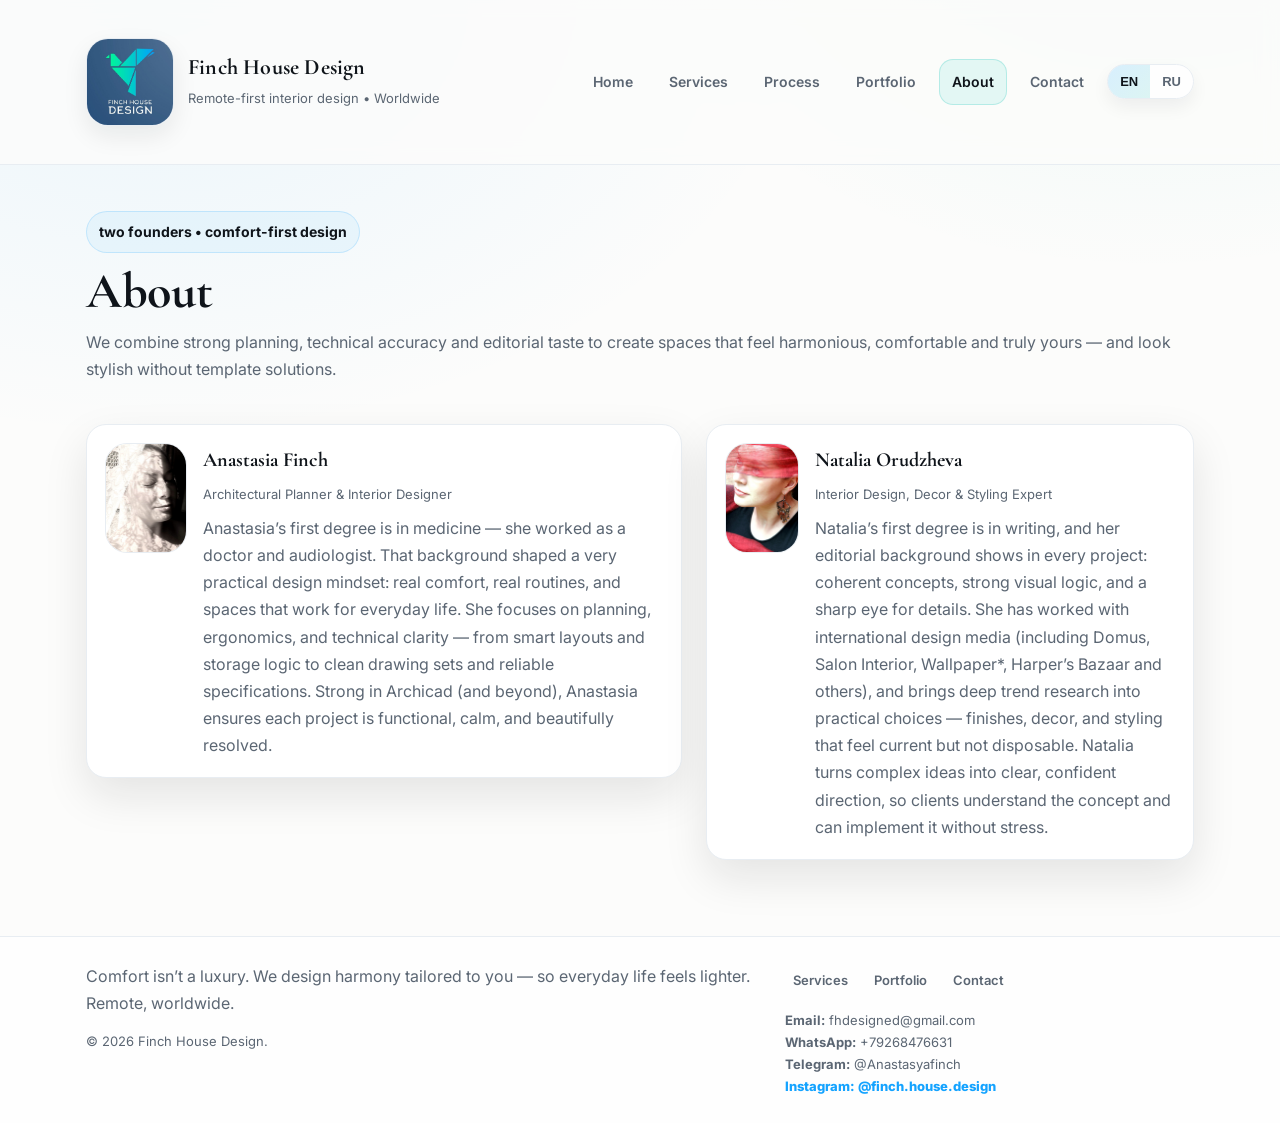
<file: about.html>
<!doctype html>
<html lang="en">
<head>
  <meta charset="utf-8" />
  <meta name="viewport" content="width=device-width,initial-scale=1" />
  <meta name="description" content="About — Finch House Design." />
  <title>About — Finch House Design</title>
  <link rel="icon" href="assets/logo.jpg" />
  <link rel="stylesheet" href="assets/styles.css" />
</head>
<body>
<header>
  <div class="wrap">
    <nav class="nav" aria-label="Primary">
      <a class="brand" href="index.html">
        <img src="assets/logo.jpg" alt="Finch House Design logo" />
        <div>
          <b>Finch House Design</b>
          <span data-i18n="tagline"
                data-en="Remote-first interior design • Worldwide"
                data-ru="Онлайн-дизайн интерьера • по всему миру">Remote-first interior design • Worldwide</span>
        </div>
      </a>

      <button class="burger" type="button" data-burger aria-label="Open menu">☰</button>

      <div class="menu" data-menu>
        <a href="index.html" data-page="home" data-i18n="nav_home" data-en="Home" data-ru="Главная">Home</a>
        <a href="services.html" data-page="services" data-i18n="nav_services" data-en="Services" data-ru="Услуги">Services</a>
        <a href="process.html" data-page="process" data-i18n="nav_process" data-en="Process" data-ru="Процесс">Process</a>
        <a href="portfolio.html" data-page="portfolio" data-i18n="nav_portfolio" data-en="Portfolio" data-ru="Портфолио">Portfolio</a>
        <a href="about.html" data-page="about" data-i18n="nav_about" data-en="About" data-ru="О нас">About</a>
        <a href="contact.html" data-page="contact" data-i18n="nav_contact" data-en="Contact" data-ru="Контакты">Contact</a>

        <div class="langSwitch" aria-label="Language switch">
          <button type="button" data-lang-en class="active">EN</button>
          <button type="button" data-lang-ru>RU</button>
        </div>
      </div>
    </nav>
  </div>
</header>

<main>
  <div class="wrap">
    <section>
      <div class="pill"
           data-i18n="about_pill"
           data-en="two founders • comfort-first design"
           data-ru="две основательницы • комфорт в основе">
        two founders • comfort-first design
      </div>

      <h1 class="hTitle" data-i18n="about_h1" data-en="About" data-ru="О нас">About</h1>

      <p class="hLead"
         data-i18n="about_lead"
         data-en="We combine strong planning, technical accuracy and editorial taste to create spaces that feel harmonious, comfortable and truly yours — and look stylish without template solutions."
         data-ru="Мы соединяем сильное планирование, техническую точность и редакторский вкус — чтобы создавать пространства, которые ощущаются гармонично, удобны и по-настоящему ваши — и при этом выглядят стильно без шаблонных решений.">
        We combine strong planning, technical accuracy and editorial taste to create spaces that feel harmonious, comfortable and truly yours — and look stylish without template solutions.
      </p>
    </section>

    <section>
      <div class="grid2">
        <div class="card"><div class="pad" style="display:flex;gap:16px;align-items:flex-start">
          <img class="avatar" src="assets/anastasia.jpg" alt="Anastasia Finch" />
          <div>
            <h3 data-i18n="a1_name" data-en="Anastasia Finch" data-ru="Анастасия Финч">Anastasia Finch</h3>
            <p class="small" style="margin:0 0 10px;"
               data-i18n="a1_role"
               data-en="Architectural Planner & Interior Designer"
               data-ru="Архитектурный планировщик & дизайнер интерьера">
              Architectural Planner & Interior Designer
            </p>

            <p class="muted"
               data-i18n="a1_text"
               data-en="Anastasia’s first degree is in medicine — she worked as a doctor and audiologist. That background shaped a very practical design mindset: real comfort, real routines, and spaces that work for everyday life. She focuses on planning, ergonomics, and technical clarity — from smart layouts and storage logic to clean drawing sets and reliable specifications. Strong in Archicad (and beyond), Anastasia ensures each project is functional, calm, and beautifully resolved."
               data-ru="Анастасия — врач и аудиолог по первому образованию. Этот опыт сформировал очень практичный подход к дизайну: реальный комфорт, реальные привычки и пространство, которое удобно в обычной жизни. Её фокус — планировка, эргономика и техническая ясность: логичные сценарии, продуманное хранение, аккуратные чертежи и понятные спецификации. Сильная база в Archicad (и других программах) помогает Анастасии делать проекты функциональными, спокойными и визуально цельными.">
              Anastasia’s first degree is in medicine — she worked as a doctor and audiologist. That background shaped a very practical design mindset: real comfort, real routines, and spaces that work for everyday life. She focuses on planning, ergonomics, and technical clarity — from smart layouts and storage logic to clean drawing sets and reliable specifications. Strong in Archicad (and beyond), Anastasia ensures each project is functional, calm, and beautifully resolved.
            </p>
          </div>
        </div></div>

        <div class="card"><div class="pad" style="display:flex;gap:16px;align-items:flex-start">
          <img class="avatar" src="assets/natasha.jpg" alt="Natalia Orudzheva" />
          <div>
            <h3 data-i18n="a2_name" data-en="Natalia Orudzheva" data-ru="Наталья Оруджева">Natalia Orudzheva</h3>
            <p class="small" style="margin:0 0 10px;"
               data-i18n="a2_role"
               data-en="Interior Design, Decor & Styling Expert"
               data-ru="Эксперт по дизайну интерьера, декору & стейджингу">
              Interior Design, Decor & Styling Expert
            </p>

            <p class="muted"
               data-i18n="a2_text"
               data-en="Natalia’s first degree is in writing, and her editorial background shows in every project: coherent concepts, strong visual logic, and a sharp eye for details. She has worked with international design media (including Domus, Salon Interior, Wallpaper*, Harper’s Bazaar and others), and brings deep trend research into practical choices — finishes, decor, and styling that feel current but not disposable. Natalia turns complex ideas into clear, confident direction, so clients understand the concept and can implement it without stress."
               data-ru="Наталья — писатель по первому образованию, и её редакторский бэкграунд чувствуется в каждом проекте: цельная концепция, сильная визуальная логика и внимание к деталям. Она работала с международными медиа о дизайне (включая Domus, Salon Interior, Wallpaper*, Harper’s Bazaar и др.) и умеет переводить тренды в практичные решения — отделку, декор и стилинг, которые выглядят актуально, но не «на один сезон». Наталья превращает сложные идеи в ясное и уверенное направление — чтобы клиент понимал концепцию и мог внедрить её без стресса.">
              Natalia’s first degree is in writing, and her editorial background shows in every project: coherent concepts, strong visual logic, and a sharp eye for details. She has worked with international design media (including Domus, Salon Interior, Wallpaper*, Harper’s Bazaar and others), and brings deep trend research into practical choices — finishes, decor, and styling that feel current but not disposable. Natalia turns complex ideas into clear, confident direction, so clients understand the concept and can implement it without stress.
            </p>
          </div>
        </div></div>
      </div>
    </section>
  </div>
</main>

<footer>
  <div class="wrap">
    <div class="footerGrid">
      <div>
        <p class="muted" style="margin:0 0 10px;"
           data-i18n="footer_text"
           data-en="Comfort isn’t a luxury. We design harmony tailored to you — so everyday life feels lighter. Remote, worldwide."
           data-ru="Комфорт — не роскошь. Мы создаём гармонию, подогнанную под вас — чтобы быт становился легче. Онлайн, по всему миру.">
          Comfort isn’t a luxury. We design harmony tailored to you — so everyday life feels lighter. Remote, worldwide.
        </p>
        <p class="small">© 2026 Finch House Design.</p>
      </div>

      <div>
        <div class="footerLinks">
          <a href="services.html" data-i18n="nav_services" data-en="Services" data-ru="Услуги">Services</a>
          <a href="portfolio.html" data-i18n="nav_portfolio" data-en="Portfolio" data-ru="Портфолио">Portfolio</a>
          <a href="contact.html" data-i18n="nav_contact" data-en="Contact" data-ru="Контакты">Contact</a>
        </div>

        <p class="small" style="margin:12px 0 0;">
          <b>Email:</b> <a href="mailto:fhdesigned@gmail.com">fhdesigned@gmail.com</a><br/>
          <b>WhatsApp:</b> <a href="https://wa.me/79268476631" target="_blank" rel="noreferrer">+79268476631</a><br/>
          <b>Telegram:</b> <a href="https://t.me/Anastasyafinch" target="_blank" rel="noreferrer">@Anastasyafinch</a><br/>
          <a href="https://www.instagram.com/finch.house.design/" target="_blank" rel="noreferrer"
             style="color: var(--accent); font-weight: 800;">Instagram: @finch.house.design</a>
        </p>
      </div>
    </div>
  </div>

  <script src="assets/app.js"></script>
</footer>
</body>
</html>
</file>
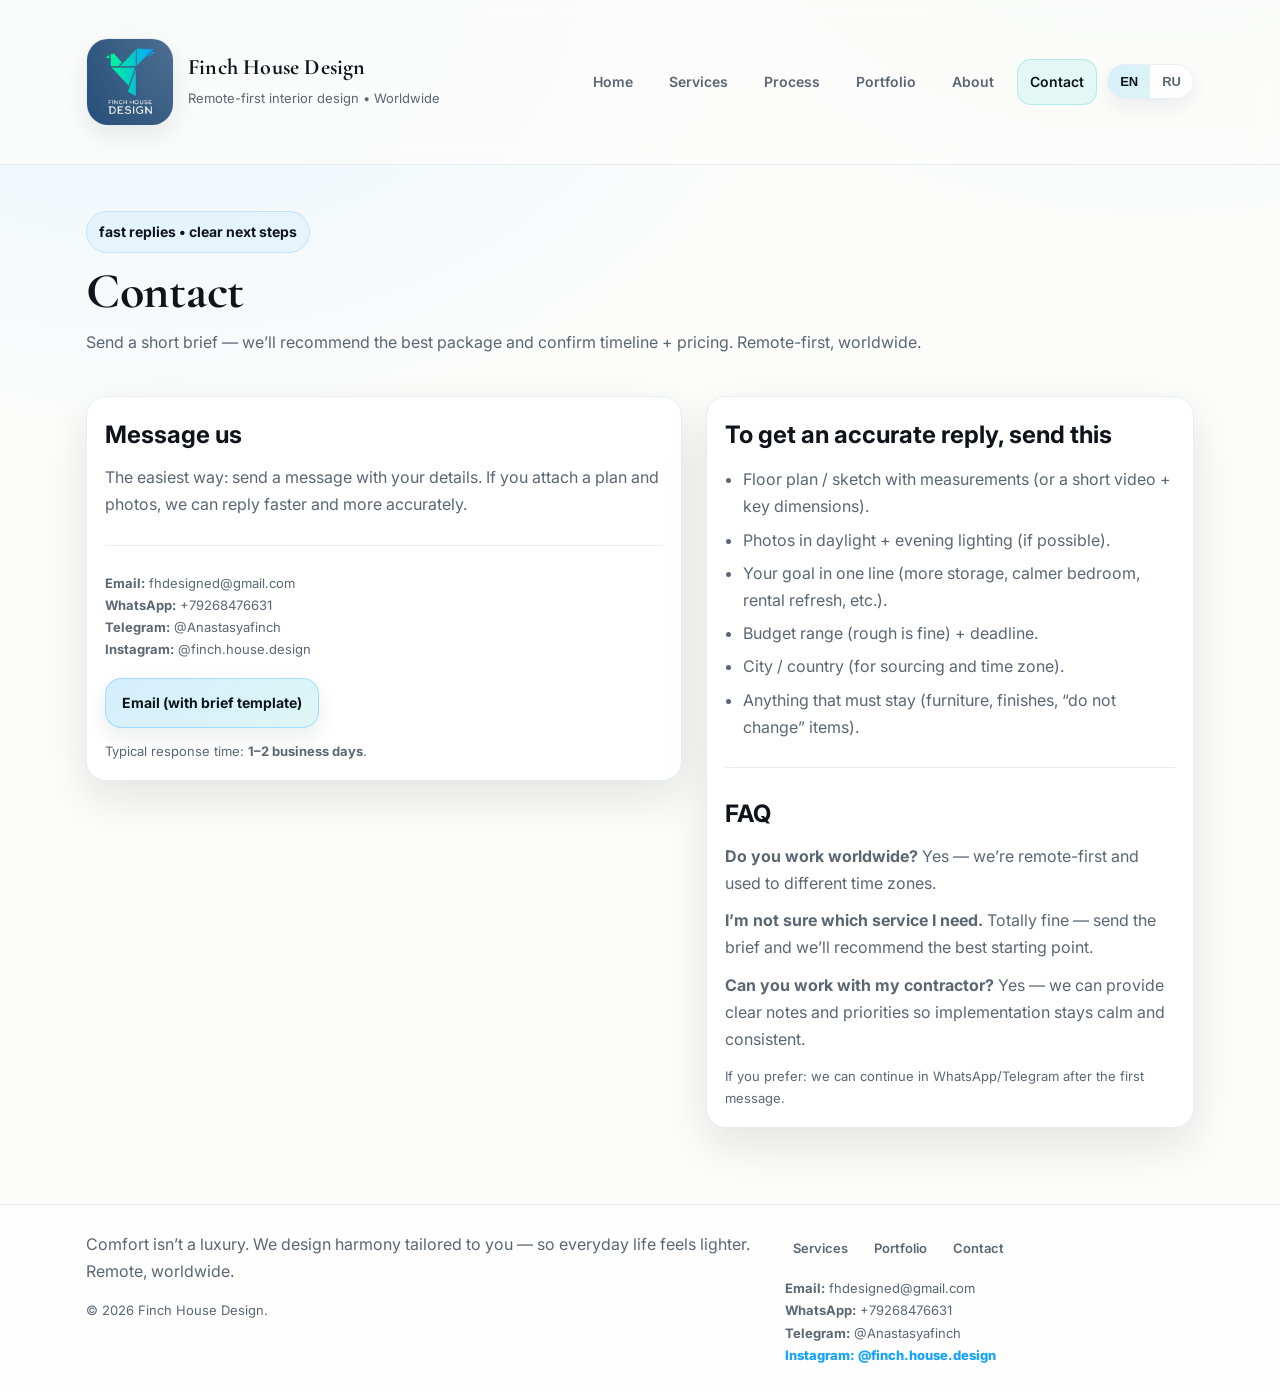
<file: contact.html>
<!doctype html>
<html lang="en">
<head>
  <meta charset="utf-8" />
  <meta name="viewport" content="width=device-width,initial-scale=1" />
  <meta name="description" content="Contact — Finch House Design." />
  <title>Contact — Finch House Design</title>
  <link rel="icon" href="assets/logo.jpg" />
  <link rel="stylesheet" href="assets/styles.css" />
</head>
<body>
<header>
  <div class="wrap">
    <nav class="nav" aria-label="Primary">
      <a class="brand" href="index.html">
        <img src="assets/logo.jpg" alt="Finch House Design logo" />
        <div>
          <b>Finch House Design</b>
          <span data-i18n="tagline"
                data-en="Remote-first interior design • Worldwide"
                data-ru="Онлайн-дизайн интерьера • по всему миру">Remote-first interior design • Worldwide</span>
        </div>
      </a>

      <button class="burger" type="button" data-burger aria-label="Open menu">☰</button>

      <div class="menu" data-menu>
        <a href="index.html" data-page="home" data-i18n="nav_home" data-en="Home" data-ru="Главная">Home</a>
        <a href="services.html" data-page="services" data-i18n="nav_services" data-en="Services" data-ru="Услуги">Services</a>
        <a href="process.html" data-page="process" data-i18n="nav_process" data-en="Process" data-ru="Процесс">Process</a>
        <a href="portfolio.html" data-page="portfolio" data-i18n="nav_portfolio" data-en="Portfolio" data-ru="Портфолио">Portfolio</a>
        <a href="about.html" data-page="about" data-i18n="nav_about" data-en="About" data-ru="О нас">About</a>
        <a href="contact.html" data-page="contact" data-i18n="nav_contact" data-en="Contact" data-ru="Контакты">Contact</a>

        <div class="langSwitch" aria-label="Language switch">
          <button type="button" data-lang-en class="active">EN</button>
          <button type="button" data-lang-ru>RU</button>
        </div>
      </div>
    </nav>
  </div>
</header>

<main>
  <div class="wrap">
    <section>
      <div class="pill"
           data-i18n="c_pill"
           data-en="fast replies • clear next steps"
           data-ru="быстрый ответ • понятные шаги">
        fast replies • clear next steps
      </div>

      <h1 class="hTitle" data-i18n="c_h1" data-en="Contact" data-ru="Контакты">Contact</h1>

      <p class="hLead"
         data-i18n="c_lead"
         data-en="Send a short brief — we’ll recommend the best package and confirm timeline + pricing. Remote-first, worldwide."
         data-ru="Напишите короткий бриф — мы предложим подходящий пакет и подтвердим сроки + стоимость. Онлайн, по всему миру.">
        Send a short brief — we’ll recommend the best package and confirm timeline + pricing. Remote-first, worldwide.
      </p>
    </section>

    <section>
      <div class="grid2">
        <div class="card">
          <div class="pad">
            <h2 style="margin:0 0 8px;"
                data-i18n="c_h2"
                data-en="Message us"
                data-ru="Написать нам">
              Message us
            </h2>

            <p class="muted" style="margin:0 0 10px;"
               data-i18n="c_tip"
               data-en="The easiest way: send a message with your details. If you attach a plan and photos, we can reply faster and more accurately."
               data-ru="Проще всего — написать сообщение с деталями. Если приложите план и фото, мы ответим быстрее и точнее.">
              The easiest way: send a message with your details. If you attach a plan and photos, we can reply faster and more accurately.
            </p>

            <div class="hr"></div>

            <p class="small" style="margin:0 0 12px;">
              <b>Email:</b> <a href="mailto:fhdesigned@gmail.com">fhdesigned@gmail.com</a><br/>
              <b>WhatsApp:</b> <a href="https://wa.me/79268476631" target="_blank" rel="noreferrer">+79268476631</a><br/>
              <b>Telegram:</b> <a href="https://t.me/Anastasyafinch" target="_blank" rel="noreferrer">@Anastasyafinch</a><br/>
              <b>Instagram:</b> <a href="https://www.instagram.com/finch.house.design/" target="_blank" rel="noreferrer">@finch.house.design</a>
            </p>

            <div class="btnRow" style="justify-content:flex-start;">
              <a class="btn primary"
                 href="mailto:fhdesigned@gmail.com?subject=Finch%20House%20Design%20—%20Project%20Brief&body=Hi%20Finch%20House%20Design!%0A%0A1)%20Location%20(city%2C%20country)%3A%0A2)%20Type%20of%20space%20(apartment%2Fhouse%2Frental%2Fshort-stay)%3A%0A3)%20Rooms%20and%20size%20(approx)%3A%0A4)%20Your%20main%20goal%20in%20one%20line%3A%0A5)%20Budget%20range%20(rough%20is%20fine)%3A%0A6)%20Deadline%3A%0A7)%20Must-keep%20items%20or%20constraints%3A%0A%0AAttach%3A%20plan%2Fmeasurements%20%2B%20photos%20(if%20available).%0A%0AThank%20you!"
                 data-i18n="c_btn_email"
                 data-en="Email (with brief template)"
                 data-ru="Email (с шаблоном брифа)">
                Email (with brief template)
              </a>
            </div>

            <p class="small" style="margin:12px 0 0;">
              <span data-i18n="c_replytime_label"
                    data-en="Typical response time:"
                    data-ru="Обычно отвечаем в течение:">Typical response time:</span>
              <b data-i18n="c_replytime_value"
                 data-en="1–2 business days"
                 data-ru="1–2 рабочих дней">1–2 business days</b>.
            </p>
          </div>
        </div>

        <div class="card">
          <div class="pad">
            <h2 style="margin:0 0 8px;"
                data-i18n="c_check_h2"
                data-en="To get an accurate reply, send this"
                data-ru="Чтобы мы ответили точно, пришлите">
              To get an accurate reply, send this
            </h2>

            <ul class="list">
              <li data-i18n="c_li1"
                  data-en="Floor plan / sketch with measurements (or a short video + key dimensions)."
                  data-ru="План/эскиз с размерами (или короткое видео + ключевые размеры).">
                Floor plan / sketch with measurements (or a short video + key dimensions).
              </li>
              <li data-i18n="c_li2"
                  data-en="Photos in daylight + evening lighting (if possible)."
                  data-ru="Фото при дневном и вечернем свете (если есть возможность).">
                Photos in daylight + evening lighting (if possible).
              </li>
              <li data-i18n="c_li3"
                  data-en="Your goal in one line (more storage, calmer bedroom, rental refresh, etc.)."
                  data-ru="Цель одной строкой (больше хранения, спокойнее спальня, обновление под аренду и т.д.).">
                Your goal in one line (more storage, calmer bedroom, rental refresh, etc.).
              </li>
              <li data-i18n="c_li4"
                  data-en="Budget range (rough is fine) + deadline."
                  data-ru="Диапазон бюджета (примерно) + сроки/дедлайн.">
                Budget range (rough is fine) + deadline.
              </li>
              <li data-i18n="c_li5"
                  data-en="City / country (for sourcing and time zone)."
                  data-ru="Город/страна (для подбора и часового пояса).">
                City / country (for sourcing and time zone).
              </li>
              <li data-i18n="c_li6"
                  data-en="Anything that must stay (furniture, finishes, “do not change” items)."
                  data-ru="Что нужно сохранить (мебель, отделку, «не трогать» элементы).">
                Anything that must stay (furniture, finishes, “do not change” items).
              </li>
            </ul>

            <div class="hr"></div>

            <h2 style="margin:0 0 8px;"
                data-i18n="c_faq_h2"
                data-en="FAQ"
                data-ru="FAQ">
              FAQ
            </h2>

            <p class="muted" style="margin:0 0 10px;">
              <strong data-i18n="c_faq1_q"
                      data-en="Do you work worldwide?"
                      data-ru="Работаете по всему миру?">Do you work worldwide?</strong>
              <span data-i18n="c_faq1_a"
                    data-en=" Yes — we’re remote-first and used to different time zones."
                    data-ru=" Да — мы работаем онлайн и привычны к разным часовым поясам.">
                Yes — we’re remote-first and used to different time zones.
              </span>
            </p>

            <p class="muted" style="margin:0 0 10px;">
              <strong data-i18n="c_faq2_q"
                      data-en="I’m not sure which service I need."
                      data-ru="Я не знаю, какой пакет выбрать.">I’m not sure which service I need.</strong>
              <span data-i18n="c_faq2_a"
                    data-en=" Totally fine — send the brief and we’ll recommend the best starting point."
                    data-ru=" Ничего страшного — пришлите бриф, и мы подскажем лучший старт.">
                Totally fine — send the brief and we’ll recommend the best starting point.
              </span>
            </p>

            <p class="muted" style="margin:0;">
              <strong data-i18n="c_faq3_q"
                      data-en="Can you work with my contractor?"
                      data-ru="Можете работать с моими исполнителями?">Can you work with my contractor?</strong>
              <span data-i18n="c_faq3_a"
                    data-en=" Yes — we can provide clear notes and priorities so implementation stays calm and consistent."
                    data-ru=" Да — дадим понятные пояснения и приоритеты, чтобы реализация шла спокойно и последовательно.">
                Yes — we can provide clear notes and priorities so implementation stays calm and consistent.
              </span>
            </p>

            <p class="small" style="margin:12px 0 0;"
               data-i18n="c_faq_note"
               data-en="If you prefer: we can continue in WhatsApp/Telegram after the first message."
               data-ru="Если вам удобнее — после первого сообщения можем продолжить в WhatsApp/Telegram.">
              If you prefer: we can continue in WhatsApp/Telegram after the first message.
            </p>
          </div>
        </div>
      </div>
    </section>
  </div>
</main>

<footer>
  <div class="wrap">
    <div class="footerGrid">
      <div>
        <p class="muted" style="margin:0 0 10px;"
           data-i18n="footer_text"
           data-en="Comfort isn’t a luxury. We design harmony tailored to you — so everyday life feels lighter. Remote, worldwide."
           data-ru="Комфорт — не роскошь. Мы создаём гармонию, подогнанную под вас — чтобы быт становился легче. Онлайн, по всему миру.">
          Comfort isn’t a luxury. We design harmony tailored to you — so everyday life feels lighter. Remote, worldwide.
        </p>
        <p class="small">© 2026 Finch House Design.</p>
      </div>

      <div>
        <div class="footerLinks">
          <a href="services.html" data-i18n="nav_services" data-en="Services" data-ru="Услуги">Services</a>
          <a href="portfolio.html" data-i18n="nav_portfolio" data-en="Portfolio" data-ru="Портфолио">Portfolio</a>
          <a href="contact.html" data-i18n="nav_contact" data-en="Contact" data-ru="Контакты">Contact</a>
        </div>

        <p class="small" style="margin:12px 0 0;">
          <b>Email:</b> <a href="mailto:fhdesigned@gmail.com">fhdesigned@gmail.com</a><br/>
          <b>WhatsApp:</b> <a href="https://wa.me/79268476631" target="_blank" rel="noreferrer">+79268476631</a><br/>
          <b>Telegram:</b> <a href="https://t.me/Anastasyafinch" target="_blank" rel="noreferrer">@Anastasyafinch</a><br/>
          <a href="https://www.instagram.com/finch.house.design/" target="_blank" rel="noreferrer"
             style="color: var(--accent); font-weight: 800;">Instagram: @finch.house.design</a>
        </p>
      </div>
    </div>
  </div>

  <script src="assets/app.js?v=6"></script>
</footer>
</body>
</html>
</file>
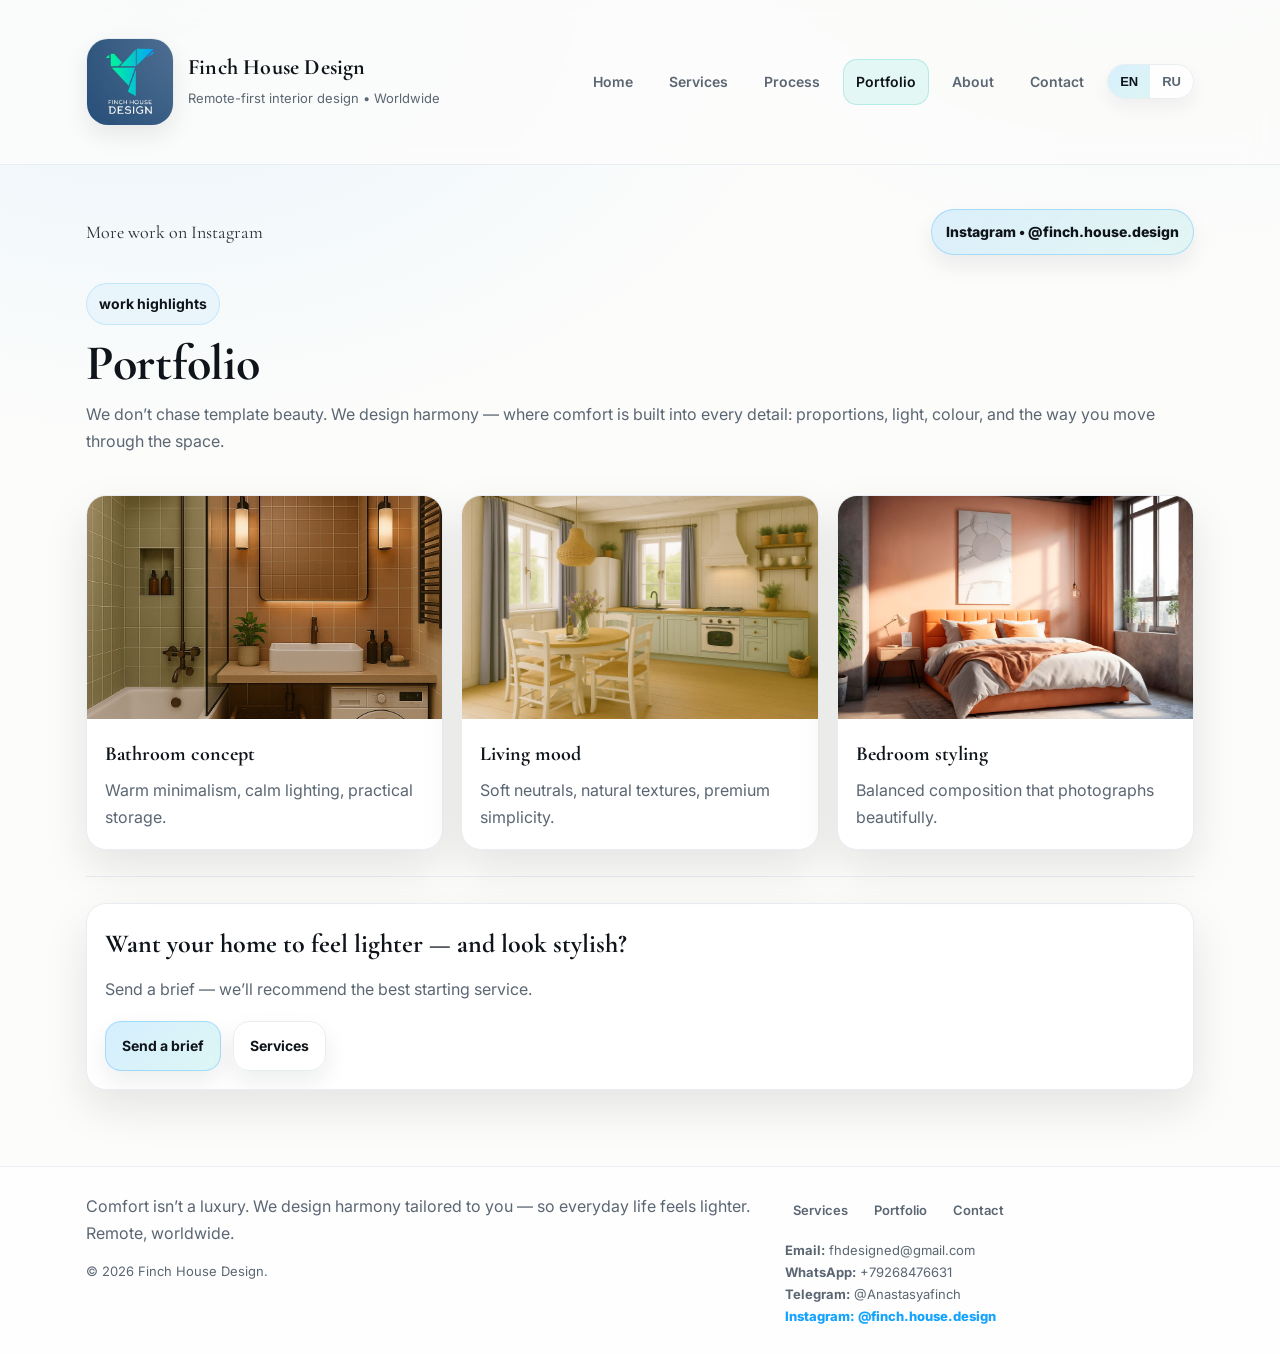
<file: portfolio.html>
<!doctype html>
<html lang="en">
<head>
  <meta charset="utf-8" />
  <meta name="viewport" content="width=device-width,initial-scale=1" />
  <meta name="description" content="Portfolio — Finch House Design." />
  <title>Portfolio — Finch House Design</title>
  <link rel="icon" href="assets/logo.jpg" />
  <link rel="stylesheet" href="assets/styles.css" />
</head>
<body>
<header>
  <div class="wrap">
    <nav class="nav" aria-label="Primary">
      <a class="brand" href="index.html">
        <img src="assets/logo.jpg" alt="Finch House Design logo" />
        <div>
          <b>Finch House Design</b>
          <span data-i18n="tagline"
                data-en="Remote-first interior design • Worldwide"
                data-ru="Онлайн-дизайн интерьера • по всему миру">Remote-first interior design • Worldwide</span>
        </div>
      </a>

      <button class="burger" type="button" data-burger aria-label="Open menu">☰</button>

      <div class="menu" data-menu>
        <a href="index.html" data-page="home" data-i18n="nav_home" data-en="Home" data-ru="Главная">Home</a>
        <a href="services.html" data-page="services" data-i18n="nav_services" data-en="Services" data-ru="Услуги">Services</a>
        <a href="process.html" data-page="process" data-i18n="nav_process" data-en="Process" data-ru="Процесс">Process</a>
        <a href="portfolio.html" data-page="portfolio" data-i18n="nav_portfolio" data-en="Portfolio" data-ru="Портфолио">Portfolio</a>
        <a href="about.html" data-page="about" data-i18n="nav_about" data-en="About" data-ru="О нас">About</a>
        <a href="contact.html" data-page="contact" data-i18n="nav_contact" data-en="Contact" data-ru="Контакты">Contact</a>

        <div class="langSwitch" aria-label="Language switch">
          <button type="button" data-lang-en class="active">EN</button>
          <button type="button" data-lang-ru>RU</button>
        </div>
      </div>
    </nav>
  </div>
</header>

<main>
  <div class="wrap">

    <div class="igBar">
      <div class="igText"
           data-i18n="igbar"
           data-en="More work on Instagram"
           data-ru="Больше работ в Instagram">More work on Instagram</div>

      <a class="igBtn" href="https://www.instagram.com/finch.house.design/" target="_blank" rel="noreferrer">
        Instagram • @finch.house.design
      </a>
    </div>

    <section>
      <div class="pill" data-i18n="port_pill" data-en="work highlights" data-ru="фрагменты работ">work highlights</div>
      <h1 class="hTitle" data-i18n="port_h1" data-en="Portfolio" data-ru="Портфолио">Portfolio</h1>

      <p class="hLead"
         data-i18n="port_lead"
         data-en="We don’t chase template beauty. We design harmony — where comfort is built into every detail: proportions, light, colour, and the way you move through the space."
         data-ru="Мы не создаём шаблонную красоту. Мы проектируем гармонию — где комфорт встроен в каждую деталь: пропорции, свет, цвет и то, как вы живёте в пространстве.">
        We don’t chase template beauty. We design harmony — where comfort is built into every detail: proportions, light, colour, and the way you move through the space.
      </p>
    </section>

    <section>
      <div class="grid3">
        <div class="card">
          <img class="media" src="assets/portfolio_1.jpg" alt="Portfolio 1" />
          <div class="pad">
            <h3 data-i18n="p1t" data-en="Bathroom concept" data-ru="Концепт ванной">Bathroom concept</h3>
            <p class="muted" data-i18n="p1p"
               data-en="Warm minimalism, calm lighting, practical storage."
               data-ru="Тёплый минимализм, спокойный свет, практичное хранение.">
              Warm minimalism, calm lighting, practical storage.
            </p>
          </div>
        </div>

        <div class="card">
          <img class="media" src="assets/portfolio_2.jpg" alt="Portfolio 2" />
          <div class="pad">
            <h3 data-i18n="p2t" data-en="Living mood" data-ru="Настроение гостиной">Living mood</h3>
            <p class="muted" data-i18n="p2p"
               data-en="Soft neutrals, natural textures, premium simplicity."
               data-ru="Мягкие нейтралы, натуральные текстуры, стильно и спокойно.">
              Soft neutrals, natural textures, premium simplicity.
            </p>
          </div>
        </div>

        <div class="card">
          <img class="media" src="assets/portfolio_3.jpg" alt="Portfolio 3" />
          <div class="pad">
            <h3 data-i18n="p3t" data-en="Bedroom styling" data-ru="Стилистика спальни">Bedroom styling</h3>
            <p class="muted" data-i18n="p3p"
               data-en="Balanced composition that photographs beautifully."
               data-ru="Сбалансированная композиция, которая отлично выглядит на фото.">
              Balanced composition that photographs beautifully.
            </p>
          </div>
        </div>
      </div>

      <div class="hr"></div>

      <div class="card"><div class="pad">
        <h2 class="sectionTitle"
            data-i18n="cta_t"
            data-en="Want your home to feel lighter — and look stylish?"
            data-ru="Хотите, чтобы дома стало легче — и выглядело стильно?">
          Want your home to feel lighter — and look stylish?
        </h2>
        <p class="sectionLead"
           data-i18n="cta_p"
           data-en="Send a brief — we’ll recommend the best starting service."
           data-ru="Отправьте бриф — подскажем лучший стартовый формат.">
          Send a brief — we’ll recommend the best starting service.
        </p>
        <div class="btnRow">
          <a class="btn primary" href="contact.html" data-i18n="cta_btn" data-en="Send a brief" data-ru="Отправить бриф">Send a brief</a>
          <a class="btn" href="services.html" data-i18n="cta_btn2" data-en="Services" data-ru="Услуги">Services</a>
        </div>
      </div></div>
    </section>
  </div>
</main>

<footer>
  <div class="wrap">
    <div class="footerGrid">
      <div>
        <p class="muted" style="margin:0 0 10px;"
           data-i18n="footer_text"
           data-en="Comfort isn’t a luxury. We design harmony tailored to you — so everyday life feels lighter. Remote, worldwide."
           data-ru="Комфорт — не роскошь. Мы создаём гармонию, подогнанную под вас — чтобы быт становился легче. Онлайн, по всему миру.">
          Comfort isn’t a luxury. We design harmony tailored to you — so everyday life feels lighter. Remote, worldwide.
        </p>
        <p class="small">© 2026 Finch House Design.</p>
      </div>

      <div>
        <div class="footerLinks">
          <a href="services.html" data-i18n="nav_services" data-en="Services" data-ru="Услуги">Services</a>
          <a href="portfolio.html" data-i18n="nav_portfolio" data-en="Portfolio" data-ru="Портфолио">Portfolio</a>
          <a href="contact.html" data-i18n="nav_contact" data-en="Contact" data-ru="Контакты">Contact</a>
        </div>

        <p class="small" style="margin:12px 0 0;">
          <b>Email:</b> <a href="mailto:fhdesigned@gmail.com">fhdesigned@gmail.com</a><br/>
          <b>WhatsApp:</b> <a href="https://wa.me/79268476631" target="_blank" rel="noreferrer">+79268476631</a><br/>
          <b>Telegram:</b> <a href="https://t.me/Anastasyafinch" target="_blank" rel="noreferrer">@Anastasyafinch</a><br/>
          <a href="https://www.instagram.com/finch.house.design/" target="_blank" rel="noreferrer"
             style="color: var(--accent); font-weight: 800;">Instagram: @finch.house.design</a>
        </p>
      </div>
    </div>
  </div>

  <script src="assets/app.js"></script>
</footer>
</body>
</html>
</file>
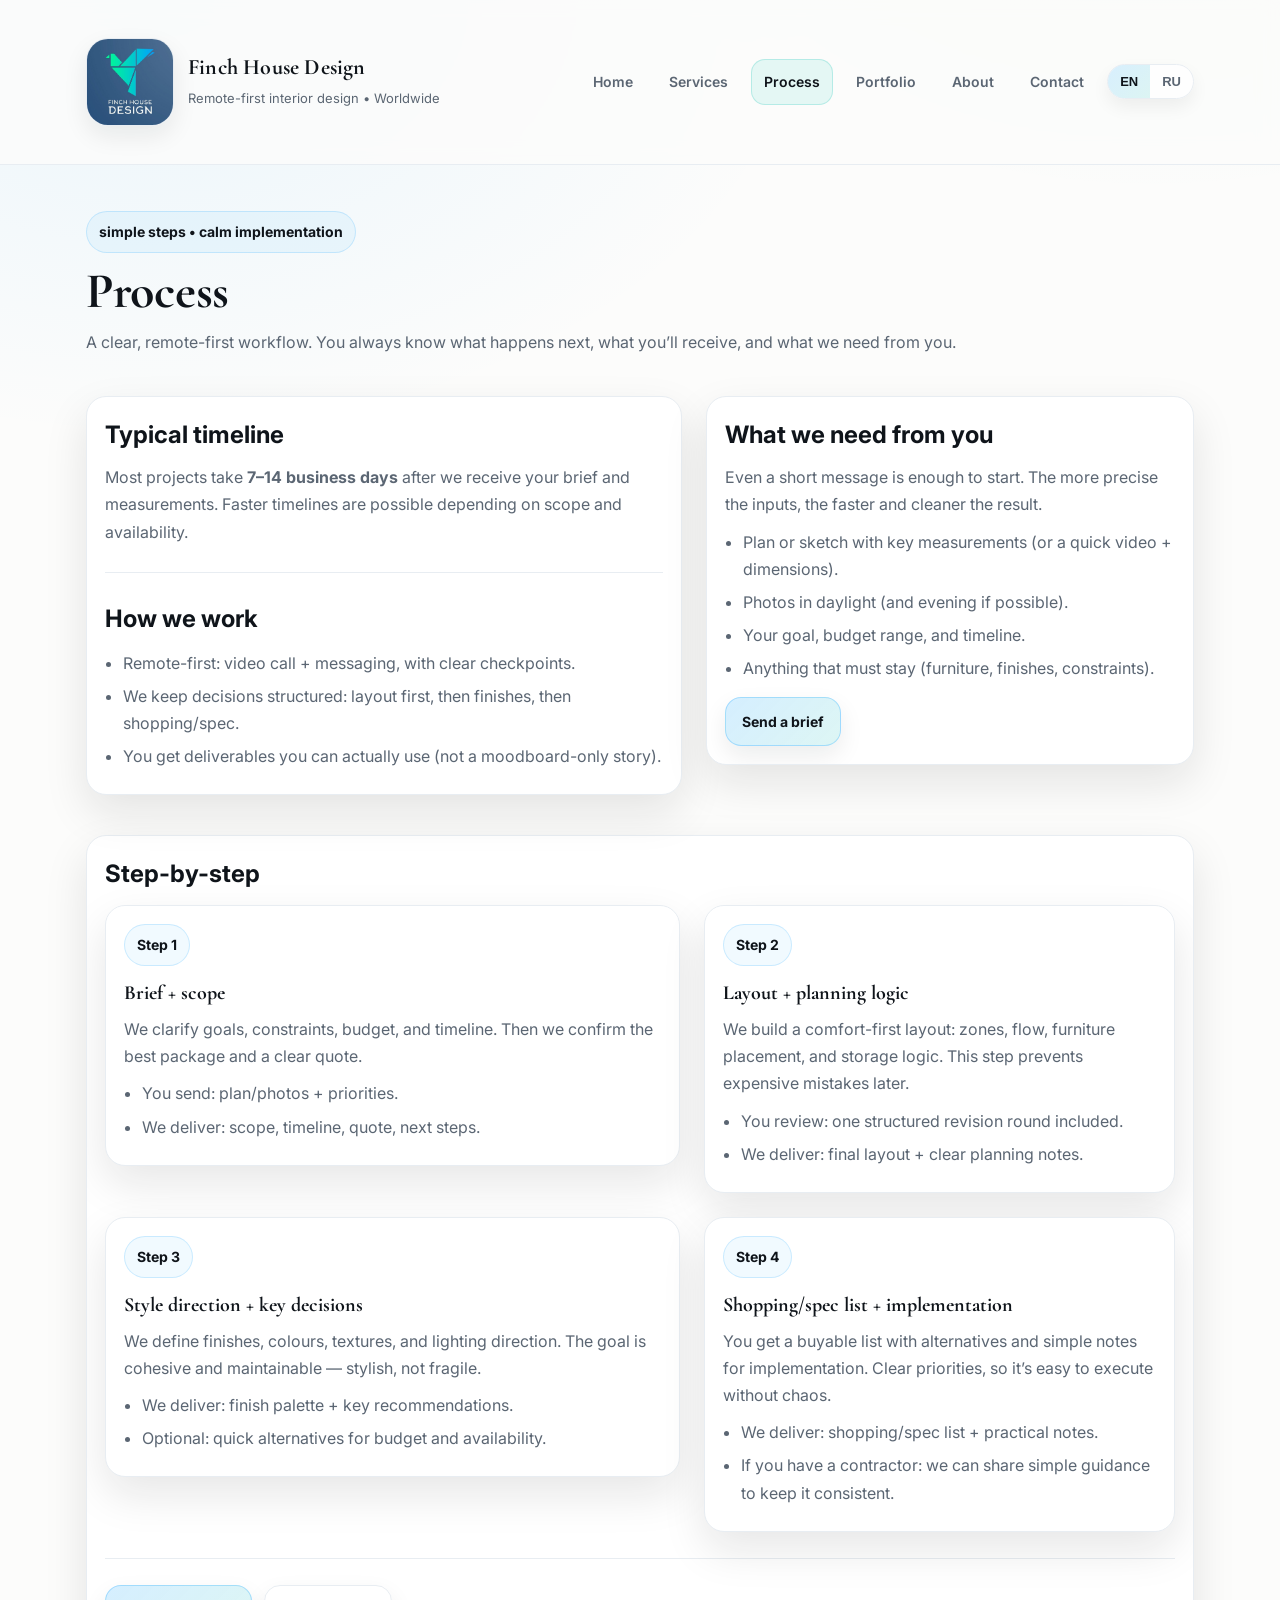
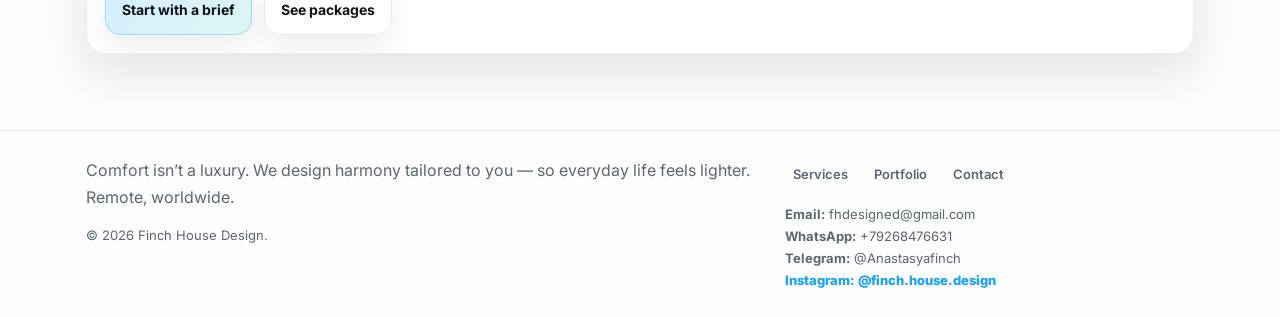
<file: process.html>
<!doctype html>
<html lang="en">
<head>
  <meta charset="utf-8" />
  <meta name="viewport" content="width=device-width,initial-scale=1" />
  <meta name="description" content="Process — Finch House Design." />
  <title>Process — Finch House Design</title>
  <link rel="icon" href="assets/logo.jpg" />
  <link rel="stylesheet" href="assets/styles.css" />
</head>
<body>
<header>
  <div class="wrap">
    <nav class="nav" aria-label="Primary">
      <a class="brand" href="index.html">
        <img src="assets/logo.jpg" alt="Finch House Design logo" />
        <div>
          <b>Finch House Design</b>
          <span data-i18n="tagline"
                data-en="Remote-first interior design • Worldwide"
                data-ru="Онлайн-дизайн интерьера • по всему миру">Remote-first interior design • Worldwide</span>
        </div>
      </a>

      <button class="burger" type="button" data-burger aria-label="Open menu">☰</button>

      <div class="menu" data-menu>
        <a href="index.html" data-page="home" data-i18n="nav_home" data-en="Home" data-ru="Главная">Home</a>
        <a href="services.html" data-page="services" data-i18n="nav_services" data-en="Services" data-ru="Услуги">Services</a>
        <a href="process.html" data-page="process" data-i18n="nav_process" data-en="Process" data-ru="Процесс">Process</a>
        <a href="portfolio.html" data-page="portfolio" data-i18n="nav_portfolio" data-en="Portfolio" data-ru="Портфолио">Portfolio</a>
        <a href="about.html" data-page="about" data-i18n="nav_about" data-en="About" data-ru="О нас">About</a>
        <a href="contact.html" data-page="contact" data-i18n="nav_contact" data-en="Contact" data-ru="Контакты">Contact</a>

        <div class="langSwitch" aria-label="Language switch">
          <button type="button" data-lang-en class="active">EN</button>
          <button type="button" data-lang-ru>RU</button>
        </div>
      </div>
    </nav>
  </div>
</header>

<main>
  <div class="wrap">
    <section>
      <div class="pill"
           data-i18n="pr_pill"
           data-en="simple steps • calm implementation"
           data-ru="простые шаги • спокойная реализация">
        simple steps • calm implementation
      </div>

      <h1 class="hTitle" data-i18n="pr_h1" data-en="Process" data-ru="Процесс">Process</h1>

      <p class="hLead"
         data-i18n="pr_lead"
         data-en="A clear, remote-first workflow. You always know what happens next, what you’ll receive, and what we need from you."
         data-ru="Понятный онлайн-процесс. Вы всегда знаете, что дальше, что получите на выходе и что нужно от вас.">
        A clear, remote-first workflow. You always know what happens next, what you’ll receive, and what we need from you.
      </p>
    </section>

    <section>
      <div class="grid2">
        <div class="card">
          <div class="pad">
            <h2 style="margin:0 0 8px;"
                data-i18n="pr_overview_h2"
                data-en="Typical timeline"
                data-ru="Сроки (обычно)">
              Typical timeline
            </h2>

            <p class="muted" style="margin:0 0 10px;">
              <span data-i18n="pr_overview_a"
                    data-en="Most projects take"
                    data-ru="Большинство проектов занимает">Most projects take</span>
              <b data-i18n="pr_overview_b"
                 data-en=" 7–14 business days "
                 data-ru=" 7–14 рабочих дней "> 7–14 business days </b>
              <span data-i18n="pr_overview_c"
                    data-en="after we receive your brief and measurements. Faster timelines are possible depending on scope and availability."
                    data-ru="после получения брифа и замеров. Быстрее возможно — в зависимости от объёма и доступности.">
                after we receive your brief and measurements. Faster timelines are possible depending on scope and availability.
              </span>
            </p>

            <div class="hr"></div>

            <h2 style="margin:0 0 8px;"
                data-i18n="pr_tools_h2"
                data-en="How we work"
                data-ru="Как работаем">
              How we work
            </h2>

            <ul class="list">
              <li data-i18n="pr_tools_1"
                  data-en="Remote-first: video call + messaging, with clear checkpoints."
                  data-ru="Онлайн: созвон + переписка, с понятными контрольными точками.">
                Remote-first: video call + messaging, with clear checkpoints.
              </li>
              <li data-i18n="pr_tools_2"
                  data-en="We keep decisions structured: layout first, then finishes, then shopping/spec."
                  data-ru="Решения принимаем по порядку: сначала планировка, потом отделка, затем список закупок/спецификация.">
                We keep decisions structured: layout first, then finishes, then shopping/spec.
              </li>
              <li data-i18n="pr_tools_3"
                  data-en="You get deliverables you can actually use (not a moodboard-only story)."
                  data-ru="Вы получаете материалы, которые реально можно внедрить (не только «красивую картинку»).">
                You get deliverables you can actually use (not a moodboard-only story).
              </li>
            </ul>
          </div>
        </div>

        <div class="card">
          <div class="pad">
            <h2 style="margin:0 0 8px;"
                data-i18n="pr_need_h2"
                data-en="What we need from you"
                data-ru="Что нужно от вас">
              What we need from you
            </h2>

            <p class="muted" style="margin:0 0 10px;"
               data-i18n="pr_need_lead"
               data-en="Even a short message is enough to start. The more precise the inputs, the faster and cleaner the result."
               data-ru="Чтобы начать, достаточно короткого сообщения. Чем точнее входные данные, тем быстрее и чище результат.">
              Even a short message is enough to start. The more precise the inputs, the faster and cleaner the result.
            </p>

            <ul class="list">
              <li data-i18n="pr_need_1"
                  data-en="Plan or sketch with key measurements (or a quick video + dimensions)."
                  data-ru="План/эскиз с ключевыми размерами (или короткое видео + размеры).">
                Plan or sketch with key measurements (or a quick video + dimensions).
              </li>
              <li data-i18n="pr_need_2"
                  data-en="Photos in daylight (and evening if possible)."
                  data-ru="Фото при дневном свете (и вечером, если возможно).">
                Photos in daylight (and evening if possible).
              </li>
              <li data-i18n="pr_need_3"
                  data-en="Your goal, budget range, and timeline."
                  data-ru="Цель, примерный бюджет и сроки.">
                Your goal, budget range, and timeline.
              </li>
              <li data-i18n="pr_need_4"
                  data-en="Anything that must stay (furniture, finishes, constraints)."
                  data-ru="Что нужно сохранить (мебель, отделка, ограничения).">
                Anything that must stay (furniture, finishes, constraints).
              </li>
            </ul>

            <div class="btnRow" style="justify-content:flex-start; margin-top:14px;">
              <a class="btn primary" href="contact.html"
                 data-i18n="pr_cta"
                 data-en="Send a brief"
                 data-ru="Отправить бриф">Send a brief</a>
            </div>
          </div>
        </div>
      </div>
    </section>

    <section>
      <div class="card">
        <div class="pad">
          <h2 style="margin:0 0 10px;"
              data-i18n="pr_steps_h2"
              data-en="Step-by-step"
              data-ru="Шаги процесса">
            Step-by-step
          </h2>

          <div class="grid2">
            <div class="card">
              <div class="pad">
                <div class="pill" data-i18n="pr_s1_pill" data-en="Step 1" data-ru="Шаг 1">Step 1</div>
                <h3 style="margin:10px 0 6px;"
                    data-i18n="pr_s1_t"
                    data-en="Brief + scope"
                    data-ru="Бриф + объём">
                  Brief + scope
                </h3>
                <p class="muted" style="margin:0 0 10px;"
                   data-i18n="pr_s1_p"
                   data-en="We clarify goals, constraints, budget, and timeline. Then we confirm the best package and a clear quote."
                   data-ru="Уточняем цель, ограничения, бюджет и сроки. Затем подтверждаем подходящий пакет и понятную стоимость.">
                  We clarify goals, constraints, budget, and timeline. Then we confirm the best package and a clear quote.
                </p>
                <ul class="list">
                  <li data-i18n="pr_s1_li1"
                      data-en="You send: plan/photos + priorities."
                      data-ru="Вы присылаете: план/фото + приоритеты.">
                    You send: plan/photos + priorities.
                  </li>
                  <li data-i18n="pr_s1_li2"
                      data-en="We deliver: scope, timeline, quote, next steps."
                      data-ru="Мы даём: объём, сроки, стоимость, следующие шаги.">
                    We deliver: scope, timeline, quote, next steps.
                  </li>
                </ul>
              </div>
            </div>

            <div class="card">
              <div class="pad">
                <div class="pill" data-i18n="pr_s2_pill" data-en="Step 2" data-ru="Шаг 2">Step 2</div>
                <h3 style="margin:10px 0 6px;"
                    data-i18n="pr_s2_t"
                    data-en="Layout + planning logic"
                    data-ru="Планировка + логика">
                  Layout + planning logic
                </h3>
                <p class="muted" style="margin:0 0 10px;"
                   data-i18n="pr_s2_p"
                   data-en="We build a comfort-first layout: zones, flow, furniture placement, and storage logic. This step prevents expensive mistakes later."
                   data-ru="Делаем планировку «комфорт прежде всего»: зоны, сценарии, расстановку и хранение. Это предотвращает дорогие ошибки позже.">
                  We build a comfort-first layout: zones, flow, furniture placement, and storage logic. This step prevents expensive mistakes later.
                </p>
                <ul class="list">
                  <li data-i18n="pr_s2_li1"
                      data-en="You review: one structured revision round included."
                      data-ru="Вы смотрите: 1 раунд правок включён.">
                    You review: one structured revision round included.
                  </li>
                  <li data-i18n="pr_s2_li2"
                      data-en="We deliver: final layout + clear planning notes."
                      data-ru="Мы отдаём: финальную планировку + пояснения.">
                    We deliver: final layout + clear planning notes.
                  </li>
                </ul>
              </div>
            </div>

            <div class="card">
              <div class="pad">
                <div class="pill" data-i18n="pr_s3_pill" data-en="Step 3" data-ru="Шаг 3">Step 3</div>
                <h3 style="margin:10px 0 6px;"
                    data-i18n="pr_s3_t"
                    data-en="Style direction + key decisions"
                    data-ru="Стиль + ключевые решения">
                  Style direction + key decisions
                </h3>
                <p class="muted" style="margin:0 0 10px;"
                   data-i18n="pr_s3_p"
                   data-en="We define finishes, colours, textures, and lighting direction. The goal is cohesive and maintainable — stylish, not fragile."
                   data-ru="Определяем материалы, цвета, фактуры и направление по свету. Цель — цельно и практично: стильно, но не «хрупко».">
                  We define finishes, colours, textures, and lighting direction. The goal is cohesive and maintainable — stylish, not fragile.
                </p>
                <ul class="list">
                  <li data-i18n="pr_s3_li1"
                      data-en="We deliver: finish palette + key recommendations."
                      data-ru="Мы отдаём: палитру и ключевые рекомендации.">
                    We deliver: finish palette + key recommendations.
                  </li>
                  <li data-i18n="pr_s3_li2"
                      data-en="Optional: quick alternatives for budget and availability."
                      data-ru="Опционально: альтернативы под бюджет и наличие.">
                    Optional: quick alternatives for budget and availability.
                  </li>
                </ul>
              </div>
            </div>

            <div class="card">
              <div class="pad">
                <div class="pill" data-i18n="pr_s4_pill" data-en="Step 4" data-ru="Шаг 4">Step 4</div>
                <h3 style="margin:10px 0 6px;"
                    data-i18n="pr_s4_t"
                    data-en="Shopping/spec list + implementation"
                    data-ru="Список закупок/спецификация + реализация">
                  Shopping/spec list + implementation
                </h3>
                <p class="muted" style="margin:0 0 10px;"
                   data-i18n="pr_s4_p"
                   data-en="You get a buyable list with alternatives and simple notes for implementation. Clear priorities, so it’s easy to execute without chaos."
                   data-ru="Вы получаете закупаемый список с альтернативами и простые пояснения. Понятные приоритеты — чтобы реализовать без хаоса.">
                  You get a buyable list with alternatives and simple notes for implementation. Clear priorities, so it’s easy to execute without chaos.
                </p>
                <ul class="list">
                  <li data-i18n="pr_s4_li1"
                      data-en="We deliver: shopping/spec list + practical notes."
                      data-ru="Мы отдаём: список закупок/спецификацию + пояснения.">
                    We deliver: shopping/spec list + practical notes.
                  </li>
                  <li data-i18n="pr_s4_li2"
                      data-en="If you have a contractor: we can share simple guidance to keep it consistent."
                      data-ru="Если есть исполнители: дадим краткие рекомендации, чтобы всё было последовательно.">
                    If you have a contractor: we can share simple guidance to keep it consistent.
                  </li>
                </ul>
              </div>
            </div>

          </div>

          <div class="hr"></div>

          <div class="btnRow">
            <a class="btn primary" href="contact.html"
               data-i18n="pr_cta2"
               data-en="Start with a brief"
               data-ru="Начать с брифа">Start with a brief</a>
            <a class="btn" href="services.html"
               data-i18n="pr_cta3"
               data-en="See packages"
               data-ru="Посмотреть пакеты">See packages</a>
          </div>
        </div>
      </div>
    </section>
  </div>
</main>

<footer>
  <div class="wrap">
    <div class="footerGrid">
      <div>
        <p class="muted" style="margin:0 0 10px;"
           data-i18n="footer_text"
           data-en="Comfort isn’t a luxury. We design harmony tailored to you — so everyday life feels lighter. Remote, worldwide."
           data-ru="Комфорт — не роскошь. Мы создаём гармонию, подогнанную под вас — чтобы быт становился легче. Онлайн, по всему миру.">
          Comfort isn’t a luxury. We design harmony tailored to you — so everyday life feels lighter. Remote, worldwide.
        </p>
        <p class="small">© 2026 Finch House Design.</p>
      </div>

      <div>
        <div class="footerLinks">
          <a href="services.html" data-i18n="nav_services" data-en="Services" data-ru="Услуги">Services</a>
          <a href="portfolio.html" data-i18n="nav_portfolio" data-en="Portfolio" data-ru="Портфолио">Portfolio</a>
          <a href="contact.html" data-i18n="nav_contact" data-en="Contact" data-ru="Контакты">Contact</a>
        </div>

        <p class="small" style="margin:12px 0 0;">
          <b>Email:</b> <a href="mailto:fhdesigned@gmail.com">fhdesigned@gmail.com</a><br/>
          <b>WhatsApp:</b> <a href="https://wa.me/79268476631" target="_blank" rel="noreferrer">+79268476631</a><br/>
          <b>Telegram:</b> <a href="https://t.me/Anastasyafinch" target="_blank" rel="noreferrer">@Anastasyafinch</a><br/>
          <a href="https://www.instagram.com/finch.house.design/" target="_blank" rel="noreferrer"
             style="color: var(--accent); font-weight: 800;">Instagram: @finch.house.design</a>
        </p>
      </div>
    </div>
  </div>

  <script src="assets/app.js?v=7"></script>
</footer>
</body>
</html>
</file>
<file: assets/styles.css>
@import url('https://fonts.googleapis.com/css2?family=Cormorant+Garamond:wght@400;500;600;700&family=Inter:wght@400;500;600;700&display=swap');

:root{
  --bg:#fcfcfb;
  --bg2:#ffffff;
  --text:#0f141a;
  --muted:#5b6673;
  --line:#e8edf2;

  --accent:#14a3ff;
  --accent2:#10bfb2;

  --shadow: 0 18px 44px rgba(16,20,24,.10);
  --radius: 20px;
  --max: 1160px;

  --serif: "Cormorant Garamond", ui-serif, Georgia, "Times New Roman", serif;
  --sans:  Inter, ui-sans-serif, system-ui, -apple-system, Segoe UI, Roboto, Arial;
}

*{box-sizing:border-box}
html{scroll-behavior:smooth}
body{
  margin:0;
  font-family: var(--sans);
  color:var(--text);
  background:
    radial-gradient(1200px 800px at 12% 0%, rgba(20,163,255,.08), transparent 55%),
    radial-gradient(1000px 700px at 90% -10%, rgba(16,191,178,.08), transparent 55%),
    var(--bg);
  line-height:1.7;
}

a{color:inherit;text-decoration:none}
img{max-width:100%;display:block}
.wrap{max-width:var(--max);margin:0 auto;padding:26px}
.small{font-size:13px;color:var(--muted)}
.muted{color:var(--muted)}
.hr{height:1px;background:var(--line);border:0;margin:26px 0}

header{
  position:sticky;top:0;z-index:50;
  background: rgba(252,252,251,.86);
  backdrop-filter: blur(10px);
  border-bottom:1px solid var(--line);
}
.nav{
  display:flex;align-items:center;justify-content:space-between;gap:16px;
  padding:12px 0;
}
.brand{display:flex;align-items:center;gap:14px;min-width:320px}
.brand img{
  width:88px;height:88px;
  border-radius:22px;
  object-fit:cover;
  border:1px solid var(--line);
  box-shadow: 0 10px 24px rgba(16,20,24,.08);
}
.brand b{
  font-family: var(--serif);
  letter-spacing:.2px;
  font-weight:700;
  font-size:22px;
  line-height:1.05;
}
.brand span{
  display:block;
  color:var(--muted);
  font-size:13px;
  margin-top:4px;
}

.menu{display:flex;gap:10px;flex-wrap:wrap;justify-content:flex-end;align-items:center}
.menu a{
  color:var(--muted);
  font-size:14px;
  padding:10px 12px;
  border-radius:14px;
  border:1px solid transparent;
  font-weight:600;
}
.menu a:hover{color:var(--text);background:rgba(20,163,255,.08);border-color:rgba(20,163,255,.18)}
.menu a.active{color:var(--text);background:rgba(16,191,178,.10);border-color:rgba(16,191,178,.22)}

.burger{display:none}
@media (max-width: 980px){
  .brand{min-width:auto}
  .brand img{width:70px;height:70px}
  .burger{
    display:inline-flex;align-items:center;justify-content:center;
    width:44px;height:44px;border-radius:14px;
    border:1px solid var(--line);
    background:rgba(255,255,255,.85);
    cursor:pointer;
  }
  .menu{display:none;width:100%;padding:10px 0}
  .menu.open{display:flex}
  .nav{flex-wrap:wrap}
}

/* EN | RU */
.langSwitch{
  display:inline-flex;
  border:1px solid var(--line);
  background:rgba(255,255,255,.88);
  border-radius:999px;
  overflow:hidden;
  box-shadow: 0 8px 18px rgba(16,20,24,.06);
}
.langSwitch button{
  border:0;background:transparent;
  padding:9px 12px;
  font-weight:800;
  font-size:13px;
  color:var(--muted);
  cursor:pointer;
}
.langSwitch button.active{
  color:var(--text);
  background:linear-gradient(135deg, rgba(20,163,255,.16), rgba(16,191,178,.14));
}

/* Buttons */
.btnRow{display:flex;gap:12px;flex-wrap:wrap;margin-top:18px}
.btn{
  display:inline-flex;align-items:center;justify-content:center;gap:10px;
  padding:12px 16px;border-radius:16px;
  border:1px solid var(--line);
  background:rgba(255,255,255,.92);
  font-weight:700;font-size:14px;
  cursor:pointer;
  box-shadow:0 10px 24px rgba(16,20,24,.08);
  transition:transform .08s ease,box-shadow .15s ease,border-color .15s ease;
}
.btn:hover{background:#fff;border-color:rgba(20,163,255,.28);box-shadow:0 14px 32px rgba(16,20,24,.12)}
.btn:active{transform:translateY(1px)}
.btn.primary{
  border-color:rgba(20,163,255,.28);
  background:linear-gradient(135deg, rgba(20,163,255,.18), rgba(16,191,178,.14));
}
.btn.ghost{background:transparent;box-shadow:none}

/* Pills */
.pill{
  display:inline-flex;align-items:center;gap:10px;
  padding:8px 12px;border-radius:999px;
  border:1px solid rgba(20,163,255,.18);
  background:rgba(20,163,255,.06);
  font-size:14px;
  font-weight:700;
}

/* Instagram bar (portfolio) */
.igBar{
  margin:18px 0 8px;
  display:flex;
  align-items:center;
  justify-content:space-between;
  gap:12px;
  flex-wrap:wrap;
}
.igBar .igText{
  font-family: var(--serif);
  font-size:18px;
  color: rgba(15,20,26,.90);
}
.igBtn{
  display:inline-flex;align-items:center;gap:10px;
  padding:10px 14px;border-radius:999px;
  border:1px solid rgba(20,163,255,.28);
  background:linear-gradient(135deg, rgba(20,163,255,.14), rgba(16,191,178,.10));
  font-weight:800;font-size:14px;
  box-shadow:0 10px 22px rgba(16,20,24,.08);
}
.igBtn:hover{background:linear-gradient(135deg, rgba(20,163,255,.18), rgba(16,191,178,.14))}

/* Layout */
.grid2{display:grid;grid-template-columns:1.1fr .9fr;gap:24px;align-items:start}
.grid3{display:grid;grid-template-columns:repeat(3,1fr);gap:18px}
@media (max-width: 980px){
  .grid2{grid-template-columns:1fr}
  .grid3{grid-template-columns:1fr}
}

/* Cards */
.card{
  background:var(--bg2);
  border:1px solid var(--line);
  border-radius:var(--radius);
  box-shadow:var(--shadow);
  overflow:hidden;
}
.card .pad{padding:18px}
.card h3{
  margin:0 0 6px;
  font-family: var(--serif);
  font-size:20px;
  font-weight:700;
}
.card p{margin:0;color:var(--muted)}

/* Media */
.media{aspect-ratio:16/10;width:100%;object-fit:cover}

/* Hero */
.hero{padding:18px 0 10px}
.hTitle{
  margin:12px 0 12px;
  font-family: var(--serif);
  font-size:50px;
  line-height:1.05;
  letter-spacing:-.3px;
}
@media (max-width:520px){ .hTitle{font-size:40px} }
.hLead{margin:0;color:var(--muted);font-size:16px}

.heroMedia{
  position:relative;
  border-radius:26px;
  overflow:hidden;
  border:1px solid var(--line);
  box-shadow:var(--shadow);
}
.heroMedia img{width:100%;height:460px;object-fit:cover}
.heroOverlay{
  position:absolute;inset:0;
  background:linear-gradient(90deg, rgba(252,252,251,.92), rgba(252,252,251,.25) 58%, rgba(252,252,251,.08));
}
.quote{
  position:absolute;left:18px;right:18px;bottom:18px;
  padding:16px 16px;
  border-radius:20px;
  border:1px solid rgba(255,255,255,.72);
  background:rgba(255,255,255,.86);
  backdrop-filter:blur(10px);
}
.quote p{margin:0;font-family:var(--serif);font-size:18px}
.quote span{display:block;margin-top:6px;color:var(--muted);font-size:13px}

section{padding:20px 0}
.sectionTitle{margin:0 0 10px;font-family:var(--serif);font-size:26px}
.sectionLead{margin:0 0 12px;color:var(--muted)}
.list{margin:10px 0 0;padding-left:18px;color:var(--muted)}
.list li{margin:6px 0}

input,select,textarea{
  width:100%;
  margin:6px 0 12px;
  padding:12px 12px;
  border-radius:16px;
  border:1px solid var(--line);
  background:#fff;
  color:var(--text);
  outline:none;
}
input:focus,select:focus,textarea:focus{
  border-color: rgba(20,163,255,.40);
  box-shadow: 0 0 0 4px rgba(20,163,255,.10);
}

.avatar{width:110px;height:110px;border-radius:22px;object-fit:cover;border:1px solid var(--line)}

footer{
  margin-top:30px;
  border-top:1px solid var(--line);
  background: rgba(255,255,255,.70);
}
.footerGrid{display:grid;grid-template-columns:1.25fr .75fr;gap:16px;align-items:start}
@media (max-width:900px){ .footerGrid{grid-template-columns:1fr} }
.footerLinks{display:flex;flex-wrap:wrap;gap:10px}
.footerLinks a{color:var(--muted);font-size:13px;padding:6px 8px;border-radius:10px;font-weight:600}
.footerLinks a:hover{color:var(--text);background:rgba(20,163,255,.07)}
</file>
